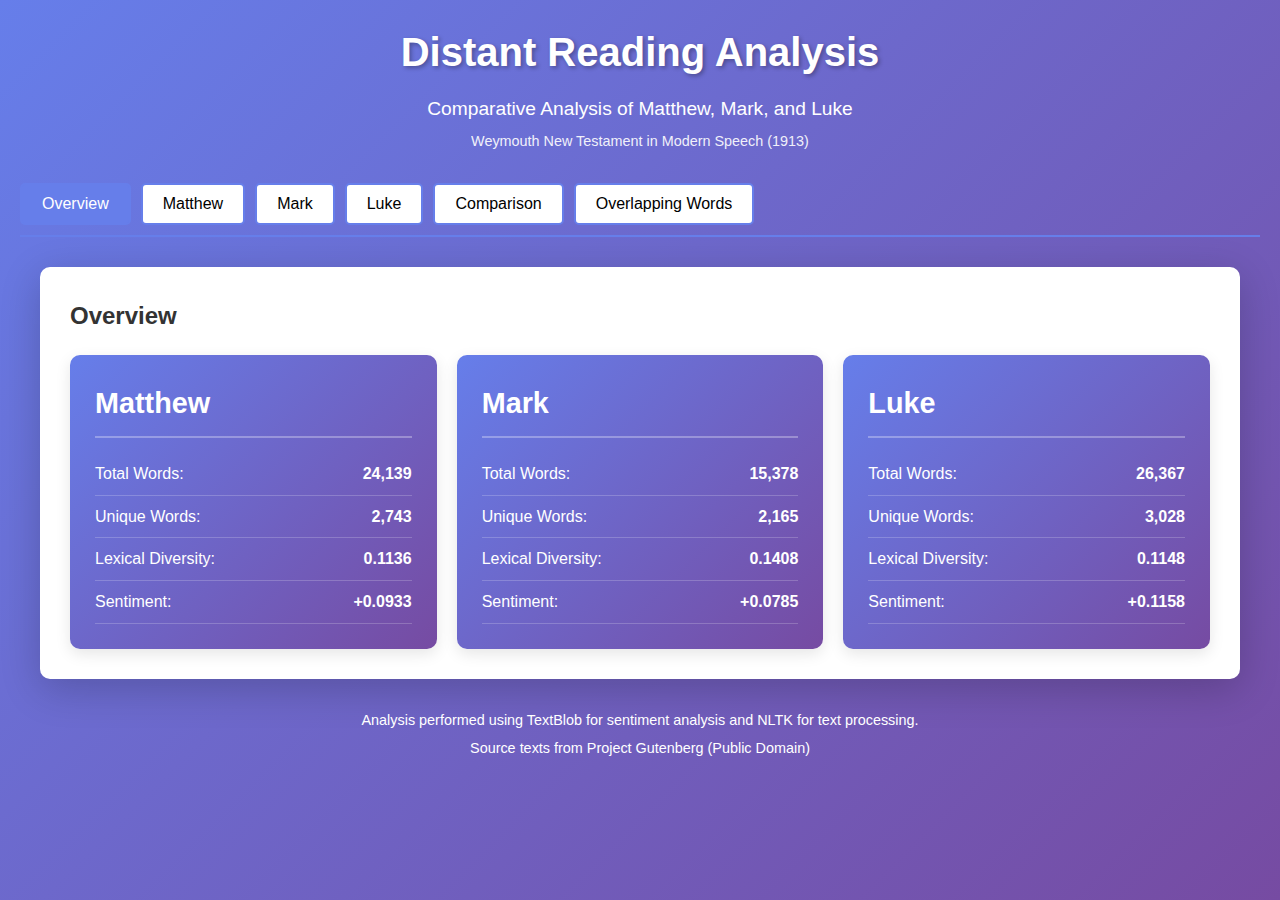
<file: visualization/index.html>
<!DOCTYPE html>
<html lang="en">
<head>
    <meta charset="UTF-8">
    <meta name="viewport" content="width=device-width, initial-scale=1.0">
    <title>Synoptic Gospels - Distant Reading Analysis</title>
    <link rel="stylesheet" href="styles.css">
</head>
<body>
    <header>
        <h1>Distant Reading Analysis</h1>
        <p class="subtitle">Comparative Analysis of Matthew, Mark, and Luke</p>
        <p class="source">Weymouth New Testament in Modern Speech (1913)</p>
    </header>

    <nav class="tabs">
        <button class="tab-button active" data-tab="overview">Overview</button>
        <button class="tab-button" data-tab="matthew">Matthew</button>
        <button class="tab-button" data-tab="mark">Mark</button>
        <button class="tab-button" data-tab="luke">Luke</button>
        <button class="tab-button" data-tab="comparison">Comparison</button>
        <button class="tab-button" data-tab="overlapping">Overlapping Words</button>
    </nav>

    <main class="container">
        <!-- Overview Tab -->
        <div id="overview" class="tab-content active">
            <h2>Overview</h2>
            <div class="overview-grid">
                <div class="gospel-card" data-gospel="matthew">
                    <h3>Matthew</h3>
                    <div class="metric">
                        <span class="metric-label">Total Words:</span>
                        <span class="metric-value" id="matthew-total-words">-</span>
                    </div>
                    <div class="metric">
                        <span class="metric-label">Unique Words:</span>
                        <span class="metric-value" id="matthew-unique-words">-</span>
                    </div>
                    <div class="metric">
                        <span class="metric-label">Lexical Diversity:</span>
                        <span class="metric-value" id="matthew-diversity">-</span>
                    </div>
                    <div class="metric">
                        <span class="metric-label">Sentiment:</span>
                        <span class="metric-value" id="matthew-sentiment">-</span>
                    </div>
                </div>

                <div class="gospel-card" data-gospel="mark">
                    <h3>Mark</h3>
                    <div class="metric">
                        <span class="metric-label">Total Words:</span>
                        <span class="metric-value" id="mark-total-words">-</span>
                    </div>
                    <div class="metric">
                        <span class="metric-label">Unique Words:</span>
                        <span class="metric-value" id="mark-unique-words">-</span>
                    </div>
                    <div class="metric">
                        <span class="metric-label">Lexical Diversity:</span>
                        <span class="metric-value" id="mark-diversity">-</span>
                    </div>
                    <div class="metric">
                        <span class="metric-label">Sentiment:</span>
                        <span class="metric-value" id="mark-sentiment">-</span>
                    </div>
                </div>

                <div class="gospel-card" data-gospel="luke">
                    <h3>Luke</h3>
                    <div class="metric">
                        <span class="metric-label">Total Words:</span>
                        <span class="metric-value" id="luke-total-words">-</span>
                    </div>
                    <div class="metric">
                        <span class="metric-label">Unique Words:</span>
                        <span class="metric-value" id="luke-unique-words">-</span>
                    </div>
                    <div class="metric">
                        <span class="metric-label">Lexical Diversity:</span>
                        <span class="metric-value" id="luke-diversity">-</span>
                    </div>
                    <div class="metric">
                        <span class="metric-label">Sentiment:</span>
                        <span class="metric-value" id="luke-sentiment">-</span>
                    </div>
                </div>
            </div>
        </div>

        <!-- Matthew Tab -->
        <div id="matthew" class="tab-content">
            <h2>Gospel of Matthew</h2>
            <div class="gospel-details">
                <div class="section">
                    <h3>Style Metrics</h3>
                    <div id="matthew-metrics" class="metrics-grid"></div>
                </div>
                <div class="section">
                    <h3>Top 20 Most Frequent Words</h3>
                    <div id="matthew-top-words" class="word-list"></div>
                </div>
                <div class="section full-width">
                    <h3>Word Cloud (Top 50 Words)</h3>
                    <div id="matthew-word-cloud" class="word-cloud"></div>
                </div>
            </div>
        </div>

        <!-- Mark Tab -->
        <div id="mark" class="tab-content">
            <h2>Gospel of Mark</h2>
            <div class="gospel-details">
                <div class="section">
                    <h3>Style Metrics</h3>
                    <div id="mark-metrics" class="metrics-grid"></div>
                </div>
                <div class="section">
                    <h3>Top 20 Most Frequent Words</h3>
                    <div id="mark-top-words" class="word-list"></div>
                </div>
                <div class="section full-width">
                    <h3>Word Cloud (Top 50 Words)</h3>
                    <div id="mark-word-cloud" class="word-cloud"></div>
                </div>
            </div>
        </div>

        <!-- Luke Tab -->
        <div id="luke" class="tab-content">
            <h2>Gospel of Luke</h2>
            <div class="gospel-details">
                <div class="section">
                    <h3>Style Metrics</h3>
                    <div id="luke-metrics" class="metrics-grid"></div>
                </div>
                <div class="section">
                    <h3>Top 20 Most Frequent Words</h3>
                    <div id="luke-top-words" class="word-list"></div>
                </div>
                <div class="section full-width">
                    <h3>Word Cloud (Top 50 Words)</h3>
                    <div id="luke-word-cloud" class="word-cloud"></div>
                </div>
            </div>
        </div>

        <!-- Comparison Tab -->
        <div id="comparison" class="tab-content">
            <h2>Comparative Analysis</h2>
            <div class="comparison-grid">
                <div class="section full-width">
                    <h3>Style Metrics Comparison</h3>
                    <table class="comparison-table">
                        <thead>
                            <tr>
                                <th>Metric</th>
                                <th>Matthew</th>
                                <th>Mark</th>
                                <th>Luke</th>
                            </tr>
                        </thead>
                        <tbody id="comparison-metrics"></tbody>
                    </table>
                </div>
                <div class="section full-width">
                    <h3>Sentiment Analysis</h3>
                    <table class="comparison-table">
                        <thead>
                            <tr>
                                <th>Gospel</th>
                                <th>Polarity</th>
                                <th>Subjectivity</th>
                                <th>Interpretation</th>
                            </tr>
                        </thead>
                        <tbody id="comparison-sentiment"></tbody>
                    </table>
                </div>
            </div>
        </div>

        <!-- Overlapping Words Tab -->
        <div id="overlapping" class="tab-content">
            <h2>Overlapping Words Across All Three Gospels</h2>
            <p class="description">Words that appear in Matthew, Mark, and Luke with their frequencies.</p>
            <div class="filter-controls">
                <label for="word-filter">Filter words:</label>
                <input type="text" id="word-filter" placeholder="Type to filter...">
                <span id="overlap-count" class="count-badge"></span>
            </div>
            <div class="overlapping-words">
                <table class="overlap-table">
                    <thead>
                        <tr>
                            <th>Word</th>
                            <th>Matthew</th>
                            <th>Mark</th>
                            <th>Luke</th>
                            <th>Total</th>
                        </tr>
                    </thead>
                    <tbody id="overlap-table-body"></tbody>
                </table>
            </div>
        </div>
    </main>

    <footer>
        <p>Analysis performed using TextBlob for sentiment analysis and NLTK for text processing.</p>
        <p>Source texts from Project Gutenberg (Public Domain)</p>
    </footer>

    <script src="app.js"></script>
</body>
</html>
</file>
<file: visualization/styles.css>
/* Reset and Base Styles */
* {
    margin: 0;
    padding: 0;
    box-sizing: border-box;
}

body {
    font-family: 'Segoe UI', Tahoma, Geneva, Verdana, sans-serif;
    line-height: 1.6;
    color: #333;
    background: linear-gradient(135deg, #667eea 0%, #764ba2 100%);
    min-height: 100vh;
    padding: 20px;
}

.container {
    max-width: 1200px;
    margin: 0 auto;
    background: white;
    border-radius: 10px;
    padding: 30px;
    box-shadow: 0 10px 40px rgba(0, 0, 0, 0.2);
}

/* Header */
header {
    text-align: center;
    color: white;
    margin-bottom: 30px;
}

header h1 {
    font-size: 2.5rem;
    margin-bottom: 10px;
    text-shadow: 2px 2px 4px rgba(0, 0, 0, 0.3);
}

.subtitle {
    font-size: 1.2rem;
    margin-bottom: 5px;
}

.source {
    font-size: 0.9rem;
    opacity: 0.9;
}

/* Navigation Tabs */
.tabs {
    display: flex;
    flex-wrap: wrap;
    gap: 10px;
    margin-bottom: 30px;
    border-bottom: 2px solid #667eea;
    padding-bottom: 10px;
}

.tab-button {
    background: white;
    border: 2px solid #667eea;
    padding: 10px 20px;
    border-radius: 5px;
    cursor: pointer;
    font-size: 1rem;
    font-weight: 500;
    transition: all 0.3s ease;
}

.tab-button:hover {
    background: #f0f0f0;
}

.tab-button.active {
    background: #667eea;
    color: white;
}

/* Tab Content */
.tab-content {
    display: none;
}

.tab-content.active {
    display: block;
    animation: fadeIn 0.3s ease;
}

@keyframes fadeIn {
    from {
        opacity: 0;
        transform: translateY(10px);
    }
    to {
        opacity: 1;
        transform: translateY(0);
    }
}

/* Overview Grid */
.overview-grid {
    display: grid;
    grid-template-columns: repeat(auto-fit, minmax(280px, 1fr));
    gap: 20px;
    margin-top: 20px;
}

.gospel-card {
    background: linear-gradient(135deg, #667eea 0%, #764ba2 100%);
    color: white;
    padding: 25px;
    border-radius: 10px;
    box-shadow: 0 5px 15px rgba(0, 0, 0, 0.1);
    transition: transform 0.3s ease;
}

.gospel-card:hover {
    transform: translateY(-5px);
}

.gospel-card h3 {
    font-size: 1.8rem;
    margin-bottom: 15px;
    border-bottom: 2px solid rgba(255, 255, 255, 0.3);
    padding-bottom: 10px;
}

.metric {
    display: flex;
    justify-content: space-between;
    padding: 8px 0;
    border-bottom: 1px solid rgba(255, 255, 255, 0.2);
}

.metric-label {
    font-weight: 500;
}

.metric-value {
    font-weight: 700;
}

/* Gospel Details */
.gospel-details {
    display: grid;
    grid-template-columns: repeat(auto-fit, minmax(300px, 1fr));
    gap: 25px;
}

.section {
    background: #f9f9f9;
    padding: 20px;
    border-radius: 8px;
    border-left: 4px solid #667eea;
}

.section.full-width {
    grid-column: 1 / -1;
}

.section h3 {
    color: #667eea;
    margin-bottom: 15px;
    font-size: 1.3rem;
}

/* Metrics Grid */
.metrics-grid {
    display: grid;
    gap: 10px;
}

.metrics-grid .metric {
    background: white;
    padding: 12px;
    border-radius: 5px;
    border-left: 3px solid #764ba2;
    color: #333;
}

/* Word List */
.word-list {
    display: grid;
    gap: 8px;
}

.word-item {
    display: flex;
    justify-content: space-between;
    align-items: center;
    background: white;
    padding: 10px 15px;
    border-radius: 5px;
    transition: background 0.2s ease;
}

.word-item:hover {
    background: #e8e8e8;
}

.word-text {
    font-weight: 600;
    color: #667eea;
}

.word-count {
    background: #667eea;
    color: white;
    padding: 4px 12px;
    border-radius: 12px;
    font-size: 0.9rem;
}

/* Word Cloud */
.word-cloud {
    display: flex;
    flex-wrap: wrap;
    gap: 10px;
    padding: 20px;
    background: white;
    border-radius: 8px;
    justify-content: center;
    align-items: center;
    min-height: 300px;
}

.cloud-word {
    padding: 5px 10px;
    border-radius: 4px;
    background: linear-gradient(135deg, #667eea 0%, #764ba2 100%);
    color: white;
    font-weight: 600;
    transition: transform 0.2s ease;
    cursor: default;
}

.cloud-word:hover {
    transform: scale(1.1);
}

/* Comparison Table */
.comparison-table {
    width: 100%;
    border-collapse: collapse;
    background: white;
    border-radius: 8px;
    overflow: hidden;
}

.comparison-table thead {
    background: linear-gradient(135deg, #667eea 0%, #764ba2 100%);
    color: white;
}

.comparison-table th,
.comparison-table td {
    padding: 15px;
    text-align: left;
}

.comparison-table tbody tr:nth-child(even) {
    background: #f9f9f9;
}

.comparison-table tbody tr:hover {
    background: #f0f0f0;
}

/* Overlapping Words */
.description {
    color: #666;
    margin-bottom: 20px;
    font-size: 1.1rem;
}

.filter-controls {
    margin-bottom: 20px;
    display: flex;
    align-items: center;
    gap: 15px;
}

.filter-controls label {
    font-weight: 600;
    color: #667eea;
}

#word-filter {
    padding: 10px 15px;
    border: 2px solid #667eea;
    border-radius: 5px;
    font-size: 1rem;
    flex: 1;
    max-width: 400px;
}

.count-badge {
    background: #667eea;
    color: white;
    padding: 8px 16px;
    border-radius: 20px;
    font-weight: 600;
}

.overlapping-words {
    max-height: 600px;
    overflow-y: auto;
    border-radius: 8px;
}

.overlap-table {
    width: 100%;
    border-collapse: collapse;
    background: white;
}

.overlap-table thead {
    background: linear-gradient(135deg, #667eea 0%, #764ba2 100%);
    color: white;
    position: sticky;
    top: 0;
    z-index: 10;
}

.overlap-table th,
.overlap-table td {
    padding: 12px;
    text-align: left;
    border-bottom: 1px solid #e0e0e0;
}

.overlap-table tbody tr:hover {
    background: #f0f0f0;
}

.overlap-table .word-cell {
    font-weight: 600;
    color: #667eea;
}

.overlap-table .count-cell {
    text-align: center;
    font-weight: 500;
}

/* Footer */
footer {
    text-align: center;
    color: white;
    margin-top: 30px;
    font-size: 0.9rem;
}

footer p {
    margin: 5px 0;
}

/* Responsive Design */
@media (max-width: 768px) {
    header h1 {
        font-size: 2rem;
    }

    .tabs {
        justify-content: center;
    }

    .tab-button {
        flex: 1 1 45%;
    }

    .gospel-details {
        grid-template-columns: 1fr;
    }

    .overview-grid {
        grid-template-columns: 1fr;
    }
}
</file>
